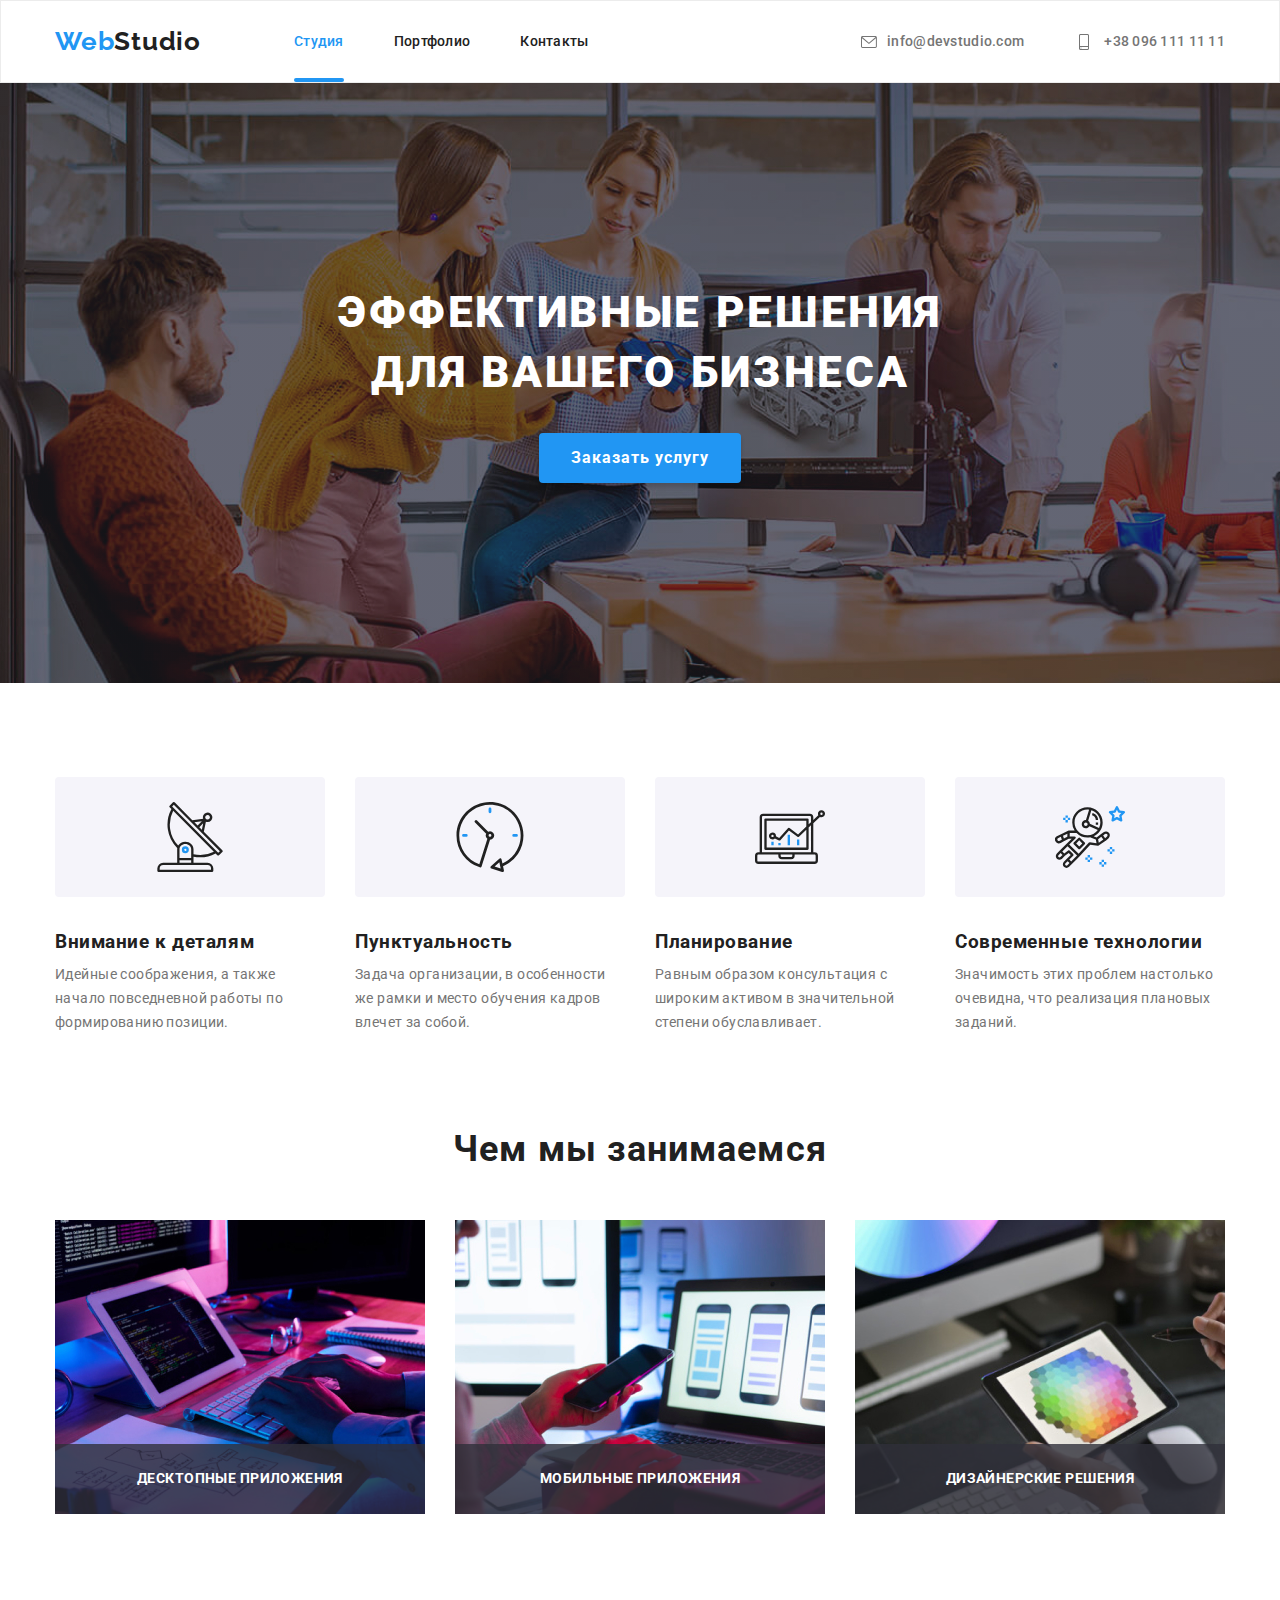
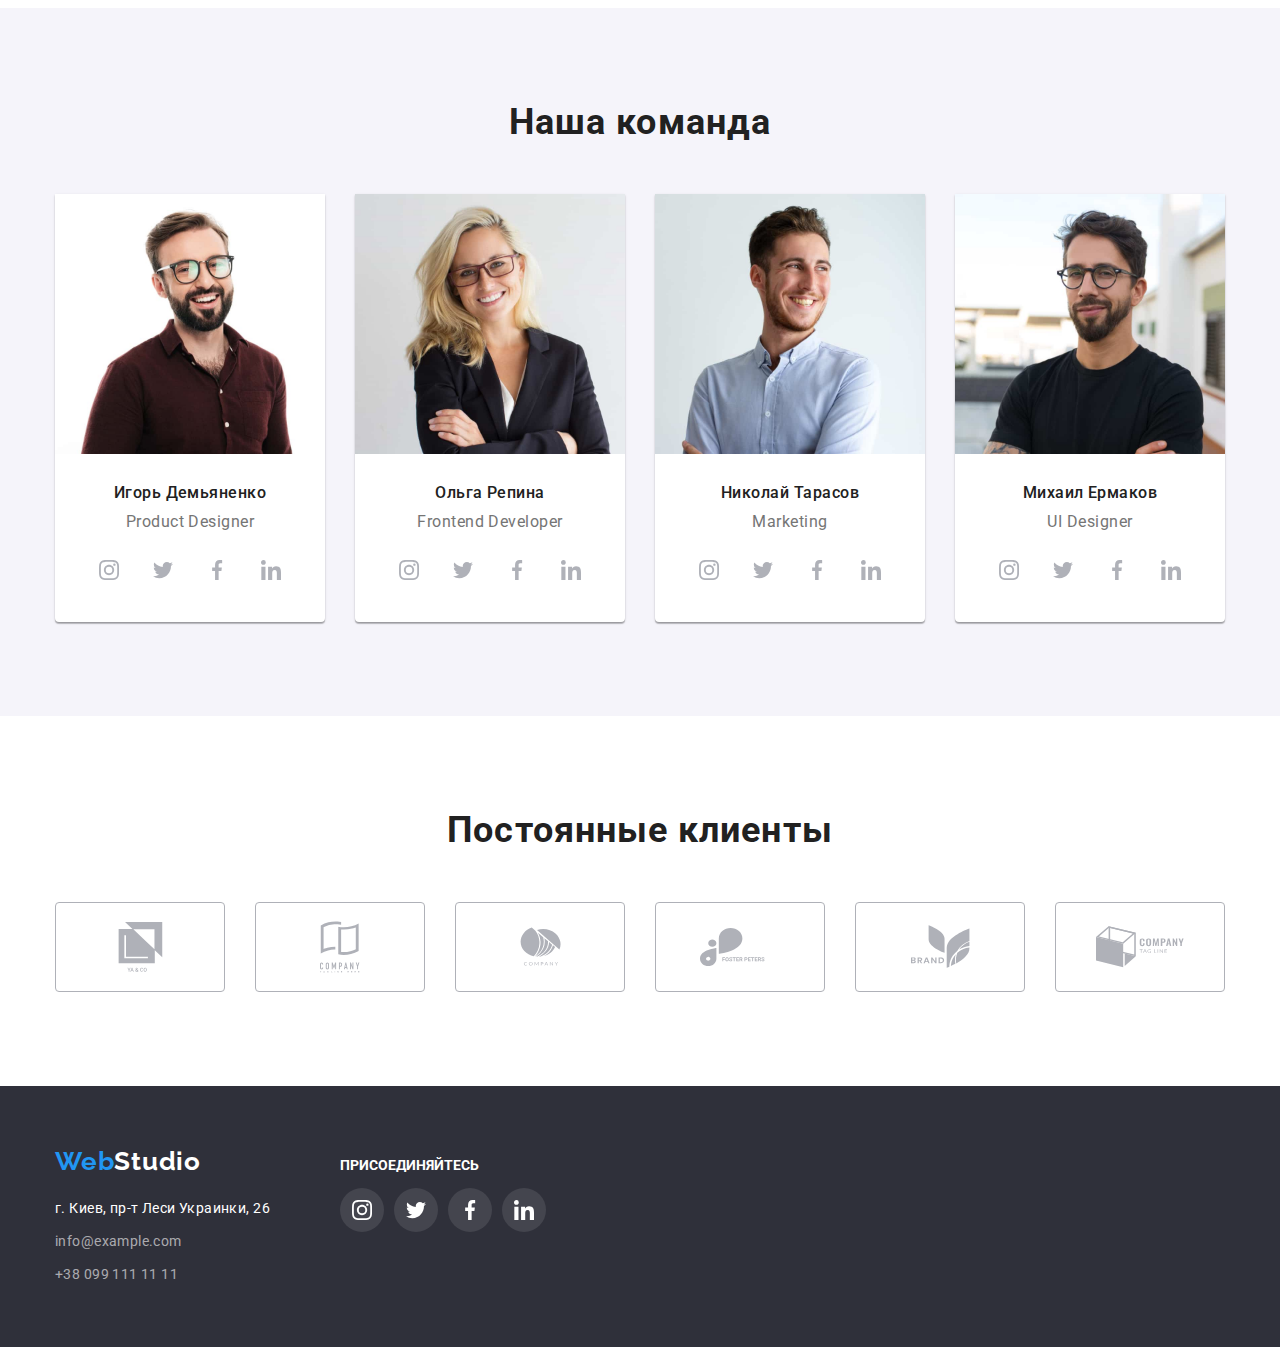
<file: index.html>
<!DOCTYPE html>
<html lang="ru">

<head>
    <meta charset="UTF-8">
    <meta http-equiv="X-UA-Compatible" content="IE=edge">
    <meta name="viewport" content="width=device-width, initial-scale=1.0">
    <title>Студия</title>
    <link rel="preconnect" href="https://fonts.gstatic.com">
    <link href="https://fonts.googleapis.com/css2?family=Raleway:wght@700&family=Roboto:wght@400;500;700;900&display=swap"
        rel="stylesheet">
    <link rel="stylesheet" href="https://cdnjs.cloudflare.com/ajax/libs/modern-normalize/1.0.0/modern-normalize.min.css">
    <link rel="stylesheet" href="./css/styles.css">
</head>

<body>
    <!-- header -->
    <header>
        <div class="container nav-flex">
        <nav  class="nav-flex">
            <a href="./index.html" lang=en class="logo-dark"><span class="accent-logo">Web</span>Studio</a>
            <ul class="navigation-links list">
                <li class="nav-item"><a class="link current" href="./index.html">Студия</a></li>
                <li class="nav-item"><a class="link" href="./portfolio.html">Портфолио</a></li>
                <li class="nav-item"><a class="link" href="">Контакты</a></li>
            </ul>
        </nav>
        <ul class="adress-links list">
            <li class="item">
                <a class="link" href="mailto:info@devstudio.com"> 
                
                    <svg class="adress-link-icon" width="16px" height="12px">
                        <use href="./images/sprite.svg#icon-envelope"></use>
                    </svg>info@devstudio.com
        
                </a> 
                </li>
            <li class="item">
                <a class="link" href="tel:+380961111111">
                <svg class="adress-link-icon" width="20px" height="16px" >
                    <use href="./images/sprite.svg#icon-smartphone"></use>
                </svg>+38 096 111 11 11
            </a> 
            </li>
        </ul>
        </div>
    </header>
    <!-- main -->
    <main>
        <!-- promo -->
        <section class="promo-section">
          <h1 class="promo-text">Эффективные решения для вашего бизнеса</h1>
          <button type="button" class="button-main" data-modal-open>Заказать услугу</button>
        </section>
        <section class="highlights">
            <div class="container">
        <h2 class="visually-hidden">Особенности</h2>
        <ul class="list">
            <li class="highlights-list">
                    <svg class="h-icons-class">
                        <use href="./images/sprite.svg#icon-antenna" x="100" y="25" width="70" height="70"></use>
                    </svg>
                <h3 class="highlights-main">Внимание к деталям</h3>
                <p class="highlights-secondary">Идейные соображения, а также начало повседневной работы по формированию позиции.</p>
            </li>
            <li class="highlights-list">
                <svg class="h-icons-class">
                    <use href="./images/sprite.svg#icon-clock" x="100" y="25" width="70" height="70"></use>
                </svg>
                <h3 class="highlights-main">Пунктуальность</h3>
                <p class="highlights-secondary">Задача организации, в особенности же рамки и место обучения кадров влечет за собой.</p>
            </li>
            <li class="highlights-list">
                <svg class="h-icons-class">
                    <use href="./images/sprite.svg#icon-diagram" x="100" y="25" width="70" height="70"></use>
                </svg>
                <h3 class="highlights-main">Планирование</h3>
                <p class="highlights-secondary">Равным образом консультация с широким активом в значительной степени обуславливает.</p>
            </li>
            <li class="highlights-list">
                <svg class="h-icons-class">
                    <use href="./images/sprite.svg#icon-astronaut" x="100" y="25" width="70" height="70"></use>
                </svg>
                <h3 class="highlights-main">Современные технологии</h3>
                <p class="highlights-secondary">Значимость этих проблем настолько очевидна, что реализация плановых заданий.</p>
            </li>
        </ul></div>
        </section>
        <!-- projects-->
        <section class="projects-section">
            <div class="container">
            <h2 class="projects">Чем мы занимаемся</h2>
            <ul class="projects-list list">
                <li class="projects-cards">
                  <img src="./images/projects/img1.jpg" alt="написание кода с использованием планшета" width="370">
                  <div class="project-cards-text-container">
                      <p class="project-cards-text">Десктопные приложения</p></div>
                </li>
                <li class="projects-cards">
                  <img src="./images/projects/img2.jpg" alt="верстка для мобильных устройств" width="370">
                <div class="project-cards-text-container">
                  <p class="project-cards-text">Мобильные приложения</p></div>
                </li>
                <li class="projects-cards">
                  <img src="./images/projects/img3.jpg" alt="выбор цвета из палитры на планшете" width="370">
                <div class="project-cards-text-container">
                  <p class="project-cards-text">Дизайнерские решения</p></div>
                </li>
            </ul>
            </div>
        </section>
        <!-- team -->
        <section class="team-section">
            <div class="container">
            
            <h2 class="team">Наша команда</h2>
            
            <ul class="team-cards list">
                <li class="team-card">
                    <img src="./images/team/ihor.jpg" alt="Портрет Игоря Демьяненко" width=270>
                    <div class="team-card-text">
                        <h3 class="team-main-text">Игорь Демьяненко</h3>
                        <p lang=en class="team-secondary-text">Product Designer</p>
                        <ul class="list team-soc-card">
                            <li class="team-soc-item">
                               <a class="link soc-link" href="" target="_blank" rel="noopener noreferrer" aria-label="Ссылка на Инстаграм">
                                 <svg class="soc-link-icon">
                                 <use href="./images/sprite.svg#icon-instagram"></use>
                                 </svg>
                                </a>
                            </li>
                            <li class="team-soc-item">
                                <a class="link soc-link" href="" target="_blank" rel="noopener noreferrer" aria-label="Ссылка на Инстаграм">
                                  <svg class="soc-link-icon">
                                    <use href="./images/sprite.svg#icon-twitter"></use>
                                    </svg>
                                 </a>
                            </li>
                            <li class="team-soc-item">
                                <a class="link soc-link" href="" target="_blank" rel="noopener noreferrer" aria-label="Ссылка на Инстаграм">
                                  <svg class="soc-link-icon">
                                    <use href="./images/sprite.svg#icon-facebook"></use>
                                    </svg>
                                 </a>
                            </li>
                            <li class="team-soc-item">
                                <a class="link soc-link" href="" target="_blank" rel="noopener noreferrer" aria-label="Ссылка на Инстаграм">
                                  <svg class="soc-link-icon">
                                    <use href="./images/sprite.svg#icon-linkedin"></use>
                                    </svg>
                                 </a>
                            </li>
                        </ul>
                    </div>
                </li>
                <li class="team-card">
                    <img src="./images/team/olha.jpg" alt="Портрет Ольги Репиной" width=270>
                    <div class="team-card-text">
                        <h3 class="team-main-text">Ольга Репина</h3>
                        <p lang=en class="team-secondary-text">Frontend Developer</p>
                             <ul class="list team-soc-card">
                                 <li class="team-soc-item">
                                     <a class="link soc-link" href="" target="_blank" rel="noopener noreferrer" aria-label="Ссылка на Инстаграм">
                                         <svg class="soc-link-icon">
                                             <use href="./images/sprite.svg#icon-instagram"></use>
                                         </svg>
                                     </a>
                                 </li>
                                 <li class="team-soc-item">
                                     <a class="link soc-link" href="" target="_blank" rel="noopener noreferrer" aria-label="Ссылка на Инстаграм">
                                         <svg class="soc-link-icon">
                                             <use href="./images/sprite.svg#icon-twitter"></use>
                                         </svg>
                                     </a>
                                 </li>
                                 <li class="team-soc-item">
                                     <a class="link soc-link" href="" target="_blank" rel="noopener noreferrer" aria-label="Ссылка на Инстаграм">
                                         <svg class="soc-link-icon">
                                             <use href="./images/sprite.svg#icon-facebook"></use>
                                         </svg>
                                     </a>
                                 </li>
                                 <li class="team-soc-item">
                                     <a class="link soc-link" href="" target="_blank" rel="noopener noreferrer" aria-label="Ссылка на Инстаграм">
                                         <svg class="soc-link-icon">
                                             <use href="./images/sprite.svg#icon-linkedin"></use>
                                         </svg>
                                     </a>
                                 </li>
                             </ul>
                        </div>                  
                </li>
                <li class="team-card">
                    <img src="./images/team/nikolaj.jpg" alt="Портрет Николая Тарасова" width=270>
                    <div class="team-card-text">
                        <h3 class="team-main-text">Николай Тарасов</h3>
                        <p lang=en class="team-secondary-text">Marketing</p>
                            <ul class="list team-soc-card">
                                <li class="team-soc-item">
                                    <a class="link soc-link" href="" target="_blank" rel="noopener noreferrer" aria-label="Ссылка на Инстаграм">
                                        <svg class="soc-link-icon">
                                            <use href="./images/sprite.svg#icon-instagram"></use>
                                        </svg>
                                    </a>
                                </li>
                                <li class="team-soc-item">
                                    <a class="link soc-link" href="" target="_blank" rel="noopener noreferrer" aria-label="Ссылка на Инстаграм">
                                        <svg class="soc-link-icon">
                                            <use href="./images/sprite.svg#icon-twitter"></use>
                                        </svg>
                                    </a>
                                </li>
                                <li class="team-soc-item">
                                    <a class="link soc-link" href="" target="_blank" rel="noopener noreferrer" aria-label="Ссылка на Инстаграм">
                                        <svg class="soc-link-icon">
                                            <use href="./images/sprite.svg#icon-facebook"></use>
                                        </svg>
                                    </a>
                                </li>
                                <li class="team-soc-item">
                                    <a class="link soc-link" href="" target="_blank" rel="noopener noreferrer" aria-label="Ссылка на Инстаграм">
                                        <svg class="soc-link-icon">
                                            <use href="./images/sprite.svg#icon-linkedin"></use>
                                        </svg>
                                    </a>
                                </li>
                            </ul>
                    </div>                
                </li>
                <li class="team-card">
                    <img src="./images/team/mihail.jpg" alt="Портрет Михаила Ермакова" width=270>
                   <div class="team-card-text">
                       <h3 class="team-main-text">Михаил Ермаков</h3>
                       <p lang=en class="team-secondary-text">UI Designer</p>
                            <ul class="list team-soc-card">
                                <li class="team-soc-item">
                                    <a class="link soc-link" href="" target="_blank" rel="noopener noreferrer" aria-label="Ссылка на Инстаграм">
                                        <svg class="soc-link-icon">
                                            <use href="./images/sprite.svg#icon-instagram"></use>
                                        </svg>
                                    </a>
                                </li>
                                <li class="team-soc-item">
                                    <a class="link soc-link" href="" target="_blank" rel="noopener noreferrer" aria-label="Ссылка на Инстаграм">
                                        <svg class="soc-link-icon">
                                            <use href="./images/sprite.svg#icon-twitter"></use>
                                        </svg>
                                    </a>
                                </li>
                                <li class="team-soc-item">
                                    <a class="link soc-link" href="" target="_blank" rel="noopener noreferrer" aria-label="Ссылка на Инстаграм">
                                        <svg class="soc-link-icon">
                                            <use href="./images/sprite.svg#icon-facebook"></use>
                                        </svg>
                                    </a>
                                </li>
                               <li class="team-soc-item">
                                    <a class="link soc-link" href="" target="_blank" rel="noopener noreferrer" aria-label="Ссылка на Инстаграм">
                                        <svg class="soc-link-icon">
                                            <use href="./images/sprite.svg#icon-linkedin"></use>
                                        </svg>
                                    </a>
                                </li>
                            </ul>
                    </div>
                </li>
            </ul>
            </div>
        </section>
        <section class="client-section">
            <div class="container">
            <h2 class="clients">Постоянные клиенты</h2>
            <ul class="list client-list">

                <li class="client-link-list">
                    <a class="client-link" href="">
                    <svg class="client-icon" width="45px" height="50px">
                        <use href="./images/sprite.svg#icon-client1"></use>
                    </svg></a>

                </li>
                <li class="client-link-list">
                    <a class="client-link" href="">
                    <svg class="client-icon" width="40px" height="52px">
                        <use href="./images/sprite.svg#icon-client2"></use>
                    </svg></a>

                </li>
                <li class="client-link-list">
                    <a class="client-link" href="">
                    <svg class="client-icon" width="41px" height="42.5px">
                        <use href="./images/sprite.svg#icon-client3"></use>
                    </svg></a>
                
                </li>
                <li class="client-link-list">
                    <a class="client-link" href="">
                    <svg class="client-icon" width="80px" height="42px">
                        <use href="./images/sprite.svg#icon-client4"></use>
                    </svg></a>

                </li>
                <li class="client-link-list">
                    <a class="client-link" href="">
                    <svg class="client-icon" width="59px" height="47px">
                        <use href="./images/sprite.svg#icon-client5"></use>
                    </svg></a>

                </li>
                <li class="client-link-list">
                    <a class="client-link" href="">
                    <svg class="client-icon" width="88px" height="45px">
                        <use href="./images/sprite.svg#icon-client6"></use>
                    </svg></a>

                </li>
            </ul>


        </div></section>
    </main>
    <!-- footer -->
    <footer>
        <div class="container footer-flex">
        <div>
            
        <a href="./index.html" lang=en class="logo-light"><span class="accent-logo">Web</span>Studio</a>
        <address>
            <ul class="list">
                <li class="footer-list"><a class="footer-adress-link" href="https://goo.gl/maps/DHRGLdLPz4CvpjzV8" target="_blank" rel="noopener noreferrer">г. Киев, пр-т Леси Украинки, 26</a></li>
                <li class="footer-list"><a class="footer-mail-link" href="mailto:info@example.com">info@example.com</a></li>
                <li class="footer-list"><a class="footer-number-link" href="tel:+380991111111">+38 099 111 11 11</a> </li>
            </ul>
        </address></div>
        
        <div class="join">
            <h3 class="join-main">присоединяйтесь</h3>
                 <ul class="list footer-soc-card">
                     <li class="team-soc-item">
                         <a class="link soc-link" href="" target="_blank" rel="noopener noreferrer" aria-label="Ссылка на Инстаграм">
                             <svg class="footer-link-icon">
                                 <use href="./images/sprite.svg#icon-instagram"></use>
                             </svg>
                         </a>
                     </li>
                     <li class="team-soc-item">
                         <a class="link soc-link" href="" target="_blank" rel="noopener noreferrer" aria-label="Ссылка на Инстаграм">
                             <svg class="footer-link-icon">
                                 <use href="./images/sprite.svg#icon-twitter"></use>
                             </svg>
                         </a>
                     </li>
                     <li class="team-soc-item">
                         <a class="link soc-link" href="" target="_blank" rel="noopener noreferrer" aria-label="Ссылка на Инстаграм">
                             <svg class="footer-link-icon">
                                 <use href="./images/sprite.svg#icon-facebook"></use>
                             </svg>
                         </a>
                     </li>
                     <li class="team-soc-item">
                         <a class="link soc-link" href="" target="_blank" rel="noopener noreferrer" aria-label="Ссылка на Инстаграм">
                             <svg class="footer-link-icon">
                                 <use href="./images/sprite.svg#icon-linkedin"></use>
                             </svg>
                         </a>
                     </li>
                 </ul>

        </div></div>
    </footer>
     <div class="backdrop is-hidden" data-modal>
         <div class="modal">
             <button class="modal-button" data-modal-close><svg class="modal-svg" width="30px" height="30px" ><use href="./images/sprite.svg#icon-close"></use></svg></button>
         </div>
     </div>
    <script src="./js/modal.js"></script>
</body>

</html>
</file>
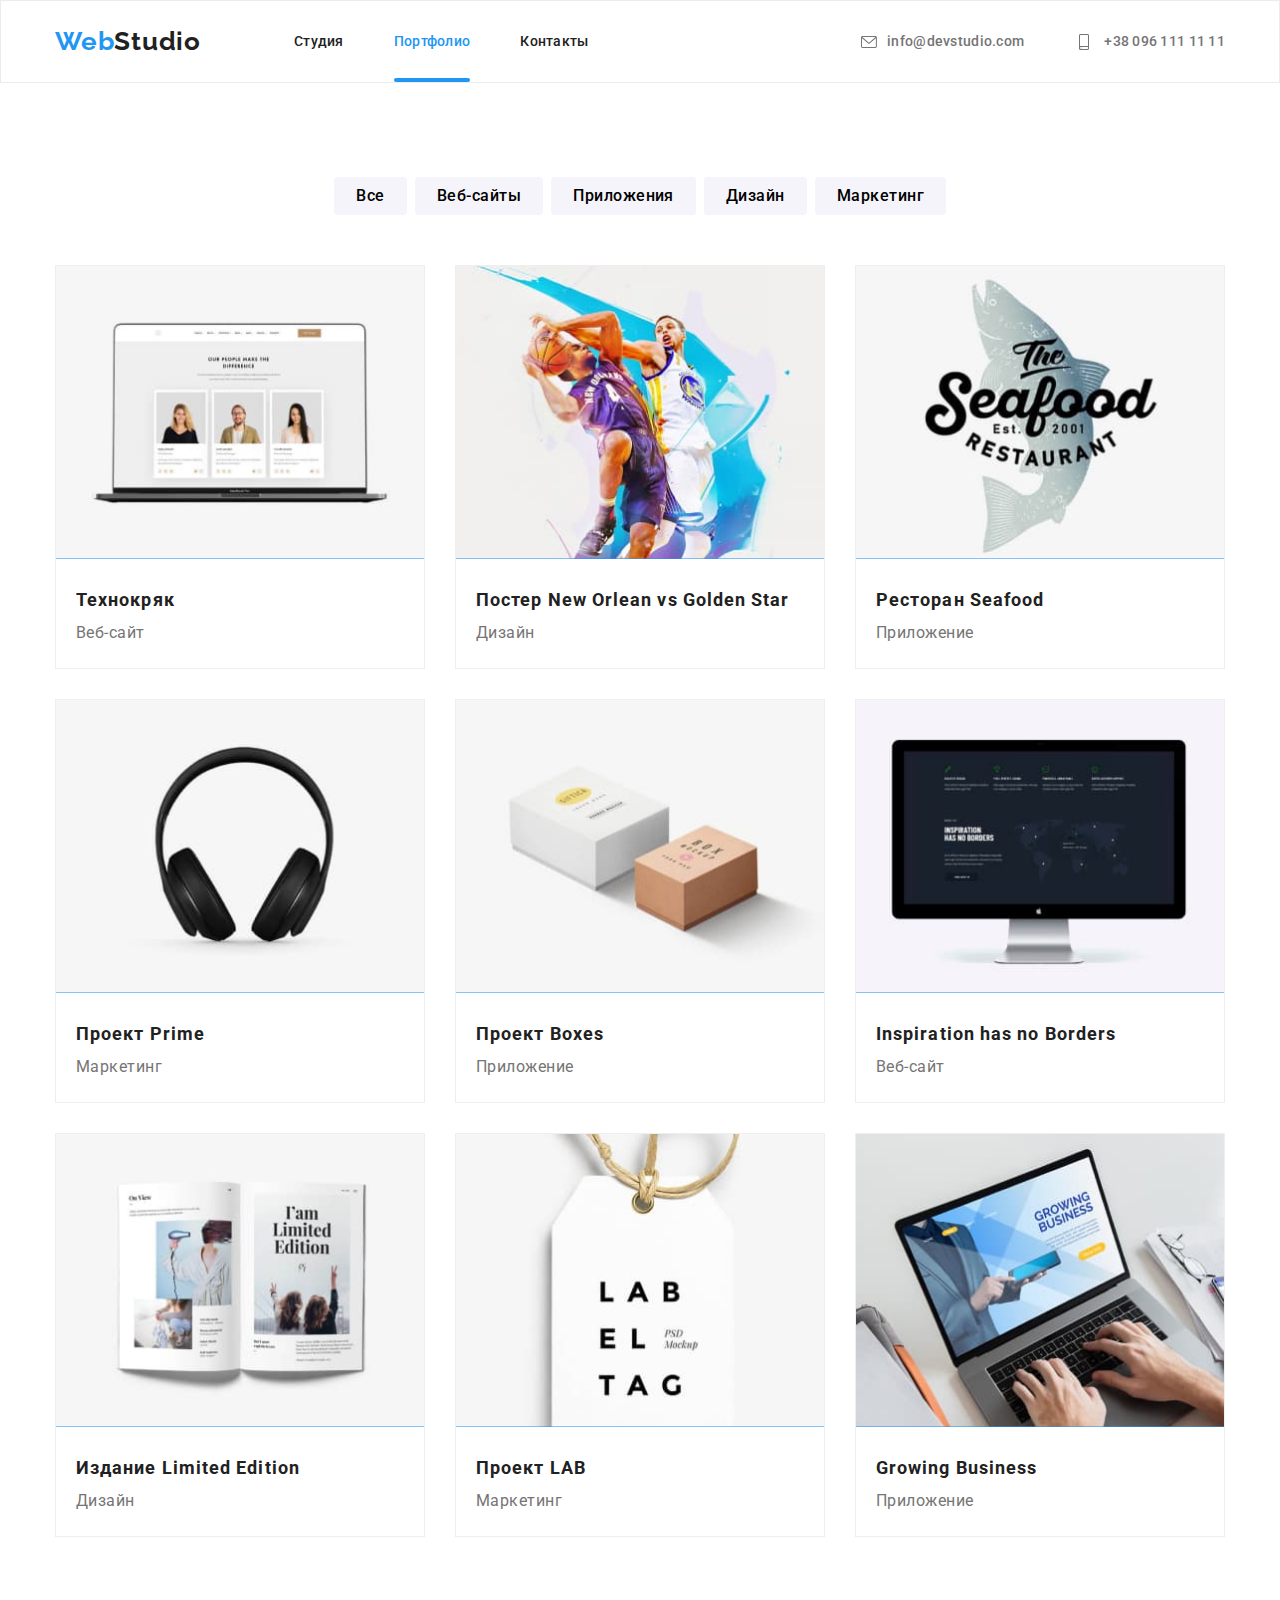
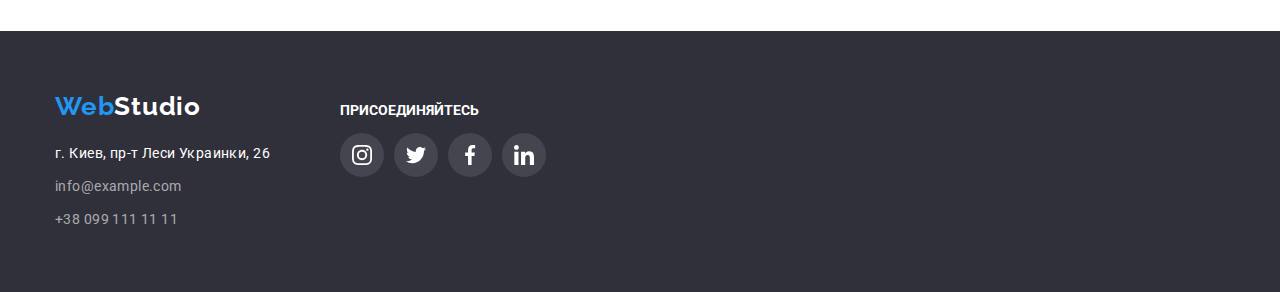
<file: portfolio.html>
<!DOCTYPE html>
<html lang="ru">

<head>
    <meta charset="UTF-8">
    <meta http-equiv="X-UA-Compatible" content="IE=edge">
    <meta name="viewport" content="width=device-width, initial-scale=1.0">
    <title>Студия</title>
    <link rel="preconnect" href="https://fonts.gstatic.com">
    <link
        href="https://fonts.googleapis.com/css2?family=Raleway:wght@700&family=Roboto:wght@400;500;700;900&display=swap"
        rel="stylesheet">
    <link rel="stylesheet" href="https://cdnjs.cloudflare.com/ajax/libs/modern-normalize/1.0.0/modern-normalize.min.css">
    <link rel="stylesheet" href="./css/styles.css">
</head>
<body>
    <!-- header -->
    <header>
        <div class="container nav-flex">
            <nav class="nav-flex">
                <a href="./index.html" lang=en class="logo-dark"><span class="accent-logo">Web</span>Studio</a>
                <ul class="navigation-links list">
                    <li class="nav-item"><a class="link" href="./index.html">Студия</a></li>
                    <li class="nav-item"><a class="link current" href="./portfolio.html">Портфолио</a></li>
                    <li class="nav-item"><a class="link" href="">Контакты</a></li>
                </ul>
            </nav>
            <ul class="adress-links list">
                <li class="item">
                    <a class="link" href="mailto:info@devstudio.com">
    
                        <svg class="adress-link-icon" width="16px" height="12px">
                            <use href="./images/sprite.svg#icon-envelope"></use>
                        </svg>info@devstudio.com
    
                    </a>
                </li>
                <li class="item">
                    <a class="link" href="tel:+380961111111">
                        <svg class="adress-link-icon" width="20px" height="16px">
                            <use href="./images/sprite.svg#icon-smartphone"></use>
                        </svg>+38 096 111 11 11
                    </a>
                </li>
            </ul>
        </div>
    </header>
<!-- main -->
<main>
    
<section class="portfolio-section">
    <div class="container">
        <!-- project buttons -->
        
    <h1 class="visually-hidden">Наши проекты</h1>
    
    <ul class="portfolio-bottons list">
        <li class="portfolio-botton"><button type="button" class="button-secondary">Все</button></li>
        <li class="portfolio-botton"><button type="button" class="button-secondary">Веб-сайты</button></li>
        <li class="portfolio-botton"><button type="button" class="button-secondary">Приложения</button></li>
        <li class="portfolio-botton"><button type="button" class="button-secondary">Дизайн</button></li>
        <li class="portfolio-botton"><button type="button" class="button-secondary">Маркетинг</button></li>
    </ul>
    
    <!-- project cards -->
    <ul class="portfolio-cards list">
        <li class="portfolio-card">
            <a class="portfolio-card-link" href="">
                
                <div class="container-portfolio">
            <img src="./images/portfolio/img1.jpg" alt="пример веб-страницы" width=370>
            <div class="overlay-portfolio">
                <p class="overlay-portfolio-text">
                    Технокряк это современная площадка распространения коронавируса. Компании используют эту платформу для цифрового
                    шпионажа и атак на защищённые сервера конкурентов.
                </p>
            </div></div>
            <div class="portfolio-text-container">
            <h2 class="portfolio-text-main">Технокряк</h2>
            <p class="portfolio-text-secondary">Веб-сайт</p>
            </div></a>
        </li>
        <li class="portfolio-card">
            <a class="portfolio-card-link" href="">

                <div class="container-portfolio">
            <img src="./images/portfolio/img2.jpg" alt="постер игра в баскетбол" width=370>
            <div class="overlay-portfolio">
                <p class="overlay-portfolio-text">
                    Технокряк это современная площадка распространения коронавируса. Компании используют эту платформу для цифрового
                    шпионажа и атак на защищённые сервера конкурентов.
                </p>
            </div>
            </div>
            <div class="portfolio-text-container">
            <h2 class="portfolio-text-main">Постер <span lang="en">New Orlean vs Golden Star</span></h2>
            <p class="portfolio-text-secondary">Дизайн</p>
            </div></a>
        </li>
        <li class="portfolio-card">
            <a class="portfolio-card-link" href="">
                
                <div class="container-portfolio">
            <img src="./images/portfolio/img3.jpg" alt="эмблема ресторана" width=370>
            <div class="overlay-portfolio">
                <p class="overlay-portfolio-text">
                    Технокряк это современная площадка распространения коронавируса. Компании используют эту платформу для цифрового
                    шпионажа и атак на защищённые сервера конкурентов.
                </p>
            </div>
            </div>
            <div class="portfolio-text-container">
            <h2 class="portfolio-text-main">Ресторан <span lang="en">Seafood</span></h2>
            <p class="portfolio-text-secondary">Приложение</p>
            </div></a>
        </li>
        <li class="portfolio-card">
            <a class="portfolio-card-link" href="">
                
                <div class="container-portfolio">
            <img src="./images/portfolio/img4.jpg" alt="наушники" width=370>
            <div class="overlay-portfolio">
                <p class="overlay-portfolio-text">
                    Технокряк это современная площадка распространения коронавируса. Компании используют эту платформу для цифрового
                    шпионажа и атак на защищённые сервера конкурентов.
                </p>
            </div>
            </div>
            <div class="portfolio-text-container">
            <h2 class="portfolio-text-main">Проект <span lang="en">Prime</span></h2>
            <p class="portfolio-text-secondary">Маркетинг</p>
            </div></a>
        </li>
        <li class="portfolio-card">
            <a class="portfolio-card-link" href="">
                
                <div class="container-portfolio">
            <img src="./images/portfolio/img5.jpg" alt="пример приложения" width=370>
            <div class="overlay-portfolio">
                <p class="overlay-portfolio-text">
                    Технокряк это современная площадка распространения коронавируса. Компании используют эту платформу для цифрового
                    шпионажа и атак на защищённые сервера конкурентов.
                </p>
            </div>
            </div>
            <div class="portfolio-text-container">
            <h2 class="portfolio-text-main">Проект <span lang="en">Boxes</span></h2>
            <p class="portfolio-text-secondary">Приложение</p>
            </div></a>
        </li>
        <li class="portfolio-card">
            <a class="portfolio-card-link" href="">
                
                <div class="container-portfolio">
            <img src="./images/portfolio/img6.jpg" alt="пример веб-сайта" width=370>
            <div class="overlay-portfolio">
                <p class="overlay-portfolio-text">
                    Технокряк это современная площадка распространения коронавируса. Компании используют эту платформу для цифрового
                    шпионажа и атак на защищённые сервера конкурентов.
                </p>
            </div>
            </div>
            <div class="portfolio-text-container">
            <h2 class="portfolio-text-main" lang="en">Inspiration has no Borders</h2>
            <p class="portfolio-text-secondary">Веб-сайт</p>
            </div></a>
        </li>
        <li class="portfolio-card">
            <a class="portfolio-card-link" href="">
                
                <div class="container-portfolio">
            <img src="./images/portfolio/img7.jpg" alt="дизайн в книге" width=370>
            <div class="overlay-portfolio">
                <p class="overlay-portfolio-text">
                    Технокряк это современная площадка распространения коронавируса. Компании используют эту платформу для цифрового
                    шпионажа и атак на защищённые сервера конкурентов.
                </p>
            </div>
            </div>
            <div class="portfolio-text-container">
            <h2 class="portfolio-text-main">Издание <span lang="en">Limited Edition</span></h2>
            <p class="portfolio-text-secondary">Дизайн</p>
            </div></a>
        </li>
        <li class="portfolio-card">
            <a class="portfolio-card-link" href="">
                
                <div class="container-portfolio">
            <img src="./images/portfolio/img8.jpg" alt="этикетка с названием проекта" width=370>
            <div class="overlay-portfolio">
                <p class="overlay-portfolio-text">
                    Технокряк это современная площадка распространения коронавируса. Компании используют эту платформу для цифрового
                    шпионажа и атак на защищённые сервера конкурентов.
                </p>
            </div>
            </div>
            <div class="portfolio-text-container">
            <h2 class="portfolio-text-main">Проект <span lang="en">LAB</span></h2>
            <p class="portfolio-text-secondary">Маркетинг</p>
            </div></a>
        </li>
        <li class="portfolio-card">
            <a class="portfolio-card-link" href="">
                
                <div class="container-portfolio">
            <img src="./images/portfolio/img9.jpg" alt="приложение на экране ноутбука" width=370>
            <div class="overlay-portfolio">
                <p class="overlay-portfolio-text">
                    Технокряк это современная площадка распространения коронавируса. Компании используют эту платформу для цифрового
                    шпионажа и атак на защищённые сервера конкурентов.
                </p>
            </div>
            </div>
            <div class="portfolio-text-container">
            <h2 class="portfolio-text-main" lang="en">Growing Business</h2>
            <p class="portfolio-text-secondary">Приложение</p>
            </div></a>
        </li>
    </ul></div></section>
</main>
    <!-- footer -->
    <footer>
        <div class="container footer-flex">
            <div>
    
                <a href="./index.html" lang=en class="logo-light"><span class="accent-logo">Web</span>Studio</a>
                <address>
                    <ul class="list">
                        <li class="footer-list"><a class="footer-adress-link" href="https://goo.gl/maps/DHRGLdLPz4CvpjzV8"
                                target="_blank" rel="noopener noreferrer">г. Киев, пр-т Леси Украинки, 26</a></li>
                        <li class="footer-list"><a class="footer-mail-link"
                                href="mailto:info@example.com">info@example.com</a></li>
                        <li class="footer-list"><a class="footer-number-link" href="tel:+380991111111">+38 099 111 11 11</a>
                        </li>
                    </ul>
                </address>
            </div>
    
            <div class="join">
                <h3 class="join-main">присоединяйтесь</h3>
                <ul class="list footer-soc-card">
                    <li class="team-soc-item">
                        <a class="link soc-link" href="" target="_blank" rel="noopener noreferrer"
                            aria-label="Ссылка на Инстаграм">
                            <svg class="footer-link-icon">
                                <use href="./images/sprite.svg#icon-instagram"></use>
                            </svg>
                        </a>
                    </li>
                    <li class="team-soc-item">
                        <a class="link soc-link" href="" target="_blank" rel="noopener noreferrer"
                            aria-label="Ссылка на Инстаграм">
                            <svg class="footer-link-icon">
                                <use href="./images/sprite.svg#icon-twitter"></use>
                            </svg>
                        </a>
                    </li>
                    <li class="team-soc-item">
                        <a class="link soc-link" href="" target="_blank" rel="noopener noreferrer"
                            aria-label="Ссылка на Инстаграм">
                            <svg class="footer-link-icon">
                                <use href="./images/sprite.svg#icon-facebook"></use>
                            </svg>
                        </a>
                    </li>
                    <li class="team-soc-item">
                        <a class="link soc-link" href="" target="_blank" rel="noopener noreferrer"
                            aria-label="Ссылка на Инстаграм">
                            <svg class="footer-link-icon">
                                <use href="./images/sprite.svg#icon-linkedin"></use>
                            </svg>
                        </a>
                    </li>
                </ul>
    
            </div>
        </div>
    </footer>

</body>
</file>
<file: css/styles.css>
:root {
  --primary-text-color: rgba(33, 33, 33, 1);
  --secondary-text-color: rgba(117, 117, 117, 1);
  --light-text-color: rgba(255, 255, 255, 1);
  --accent-color: rgba(33, 150, 243, 1);
  --background-primary: rgba(255, 255, 255, 1);
  --background-secondary: rgba(245, 244, 250, 1);
  --background-dark: rgba(47, 48, 58, 1);
  --primary-icon-color: rgba(175, 177, 184, 1);
  --dark-icon-background: rgba(255, 255, 255, 0.1);
}
body {
  background-color: var(--background-primary);
  color: var(--primary-text-color);
  font-family: "Roboto", "Raleway", sans-serif;
}

html {
  box-sizing: border-box;
}

*,
*::before,
*::after {
  box-sizing: inherit;
}
/* header */

.list {
  list-style: none;
  padding: 0;
  margin: 0;
}

.container {
  box-sizing: border-box;
  width: 1200px;
  padding-left: 15px;
  padding-right: 15px;
  margin-left: auto;
  margin-right: auto;
}
img {
  display: block;
  max-width: 100%;
  height: auto;
}
header {
  border: 1px solid #ececec;
  align-items: center;
}
.nav-flex {
  display: flex;
  align-items: center;
}
.logo-dark {
  font-family: "Raleway";
  font-weight: 700;
  font-size: 26px;
  line-height: 1.2;
  letter-spacing: 0.03em;

  color: var(--primary-text-color);
  text-decoration: none;

  padding-bottom: 25px;
  padding-top: 25px;
}
.logo-light {
  display: block;
  margin-bottom: 20px;

  font-family: "Raleway";
  font-weight: 700;
  font-size: 26px;
  line-height: 1.2;
  letter-spacing: 0.03em;

  color: var(--light-text-color);
  text-decoration: none;
}
.accent-logo {
  font-family: "Raleway";
  font-weight: 700;
  font-size: 26px;
  line-height: 1.2;
  letter-spacing: 0.03em;

  color: var(--accent-color);
  text-decoration: none;
}
.navigation-links {
  display: flex;
  margin-left: 93px;
}
.link.current {
  position: relative;
  padding-bottom: 32px;
}
.link.current::after {
  position: absolute;
  content: "";
  display: block;
  bottom: -1px;
  width: 100%;
  height: 4px;
  border-radius: 2px;
  background-color: var(--accent-color);
}
.navigation-links .nav-item {
  margin-right: 50px;
}
.navigation-links .nav-item:last-child {
  margin: 0;
}
.navigation-links .link {
  font-weight: 500;
  font-size: 14px;
  line-height: 1.14;
  letter-spacing: 0.02em;

  color: var(--primary-text-color);
  text-decoration: none;
  cursor: pointer;

  transition-property: color;
  transition-duration: 250ms;
  transition-timing-function: cubic-bezier(0.4, 0, 0.2, 1);
}
.navigation-links .link:hover,
.navigation-links .link:focus {
  color: var(--accent-color);
}
.navigation-links .link.current {
  color: var(--accent-color);
}

.adress-link-icon {
  display: inline-flex;
  margin-right: 10px;
  align-items: center;

  fill: var(--secondary-text-color);

  transition-property: fill;
  transition-duration: 250ms;
  transition-timing-function: cubic-bezier(0.4, 0, 0.2, 1);
}
.adress-link-icon:hover {
  fill: currentColor;
}

.link:hover .adress-link-icon,
.link:focus .adress-link-icon {
  fill: currentColor;
}
.adress-links .link {
  display: flex;
  align-items: center;

  font-weight: 500;
  font-size: 14px;
  line-height: 1.14;
  letter-spacing: 0.02em;

  color: var(--secondary-text-color);
  text-decoration: none;
  cursor: pointer;

  transition-property: color;
  transition-duration: 250ms;
  transition-timing-function: cubic-bezier(0.4, 0, 0.2, 1);
}
.adress-links .link:hover,
.adress-links .link:focus {
  color: var(--accent-color);
}
.adress-links {
  display: flex;
  margin-left: auto;
  align-items: center;
}
.adress-links .item + .item {
  margin-left: 50px;
}

/* promo */
.promo-section {
  padding-top: 200px;
  padding-bottom: 200px;

  margin-right: auto;
  margin-left: auto;

  max-width: 1600px;
  height: 600px;

  background-color: var(--background-dark);
  background-image: linear-gradient(
      rgba(47, 48, 58, 0.4),
      rgba(47, 48, 58, 0.4)
    ),
    url(../images/hero.jpg);
}

.promo-text {
  width: 696px;
  margin: 0 auto;
  margin-bottom: 30px;
  font-weight: 900;
  font-size: 44px;
  line-height: 1.36;
  text-align: center;
  letter-spacing: 0.06em;
  text-transform: uppercase;

  color: var(--light-text-color);
}
.button-main {
  display: block;
  padding: 10px 32px;
  min-width: 200;
  margin-left: auto;
  margin-right: auto;

  font-family: inherit;
  font-weight: 700;
  font-size: 16px;
  line-height: 1.87;
  letter-spacing: 0.06em;

  background-color: var(--accent-color);
  color: var(--light-text-color);

  box-shadow: 0px 4px 4px rgba(0, 0, 0, 0.15);
  border-radius: 4px;

  cursor: pointer;
}

.backdrop {
  position: fixed;
  top: 0;
  left: 0;
  width: 100%;
  height: 100%;
  background-color: rgba(0, 0, 0, 0.1);

  opacity: 1;
  transition: opacity 250ms cubic-bezier(0.4, 0, 0.2, 1),
    visibility 250ms cubic-bezier(0.4, 0, 0.2, 1);
}
.backdrop.is-hidden {
  opacity: 0;
  pointer-events: none;
  visibility: hidden;
}
.backdrop.is-hidden .modal {
  transform: translate(-50%, -50%) scale(0.9);
}

.modal {
  position: absolute;
  top: 50%;
  left: 50%;
  transform: translate(-50%, -50%) scale(1);

  width: 528px;
  height: 581px;

  background-color: var(--light-text-color);

  transition: transform 250ms cubic-bezier(0.4, 0, 0.2, 1);
}
.modal-button {
  position: absolute;
  right: 8px;
  top: 8px;

  width: 30px;
  height: 30px;

  cursor: pointer;
  background: var(--light-text-color);
  border: 1px solid rgba(0, 0, 0, 0.1);
  border-radius: 50%;
}
.modal-svg {
  position: absolute;
  bottom: -1px;
  right: -1px;
}

.highlights {
  padding-top: 94px;
  padding-bottom: 94px;

  background-color: var(--background-primary);
}

.h-icons-class {
  width: 270px;
  height: 120px;
  margin-bottom: 30px;

  background-color: var(--background-secondary);
  border-radius: 4px;
}
.highlights .list {
  display: flex;
}
.highlights-list {
  width: 270px;
}
.highlights-list:not(:last-child) {
  margin-right: 30px;
}

.highlights-main {
  margin-bottom: 0;
  margin-top: 0;

  font-weight: 700;
  line-height: 1.14;
  letter-spacing: 0.03em;
}
.highlights-secondary {
  margin-top: 10px;
  margin-bottom: 0;

  font-size: 14px;
  line-height: 1.71;
  letter-spacing: 0.03em;

  color: var(--secondary-text-color);
}
/*projects*/
.projects-section {
  padding-bottom: 94px;
}

.projects {
  margin-top: 0;
  margin-bottom: 50px;
}
.projects-list {
  display: flex;
}
.projects-cards:not(:last-child) {
  margin-right: 30px;
}
.projects-cards {
  position: relative;
  width: 370px;
  height: 294px;
}

.project-cards-text-container {
  position: absolute;
  bottom: 0;
  display: flex;
  align-items: center;
  justify-content: center;

  width: 100%;
  height: 70px;

  background-color: rgba(47, 48, 58, 0.8);
}

.project-cards-text {
  margin: 0;

  font-weight: 700;
  font-size: 14px;
  line-height: 1.14;
  letter-spacing: 0.03em;
  text-transform: uppercase;

  color: var(--light-text-color);
}

.team-cards {
  display: flex;
}
.team {
  margin-top: 0;
  margin-bottom: 50px;
}
.projects,
.team {
  font-weight: 700;
  font-size: 36px;
  line-height: 1.16;
  text-align: center;
  letter-spacing: 0.03em;
}
/*team*/
.team-section {
  padding-top: 94px;
  padding-bottom: 94px;

  background-color: var(--background-secondary);
}
.team-card:not(:last-child) {
  margin-right: 30px;
}
.team-card {
  width: 270px;

  background-color: var(--background-primary);
  box-shadow: 0px 1px 3px rgba(0, 0, 0, 0.12), 0px 1px 1px rgba(0, 0, 0, 0.14),
    0px 2px 1px rgba(0, 0, 0, 0.2);
  border-radius: 0px 0px 4px 4px;
}
.team-card-text {
  padding: 30px 32px;
}
.team-main-text {
  margin-top: 0;
  margin-bottom: 10px;
  font-weight: 500;
  font-size: 16px;
  line-height: 1.18;
  text-align: center;
  letter-spacing: 0.03em;
}
.team-secondary-text {
  margin: 0;
  font-size: 16px;
  line-height: 1.18;
  text-align: center;
  letter-spacing: 0.03em;

  color: var(--secondary-text-color);
}
.team-soc-card {
  display: inline-flex;
  margin-top: 16px;
}
.team-soc-item:not(:last-child) {
  margin-right: 10px;
}
.soc-link {
  display: flex;
  justify-content: center;
  align-items: center;
  width: 44px;
  height: 44px;
  border-radius: 50%;

  transition-property: background-color;
  transition-duration: 250ms;
  transition-timing-function: cubic-bezier(0.4, 0, 0.2, 1);
}
.soc-link-icon {
  width: 20px;
  height: 20px;
  fill: var(--primary-icon-color);

  transition-property: fill;
  transition-duration: 250ms;
  transition-timing-function: cubic-bezier(0.4, 0, 0.2, 1);
}
.soc-link:hover,
.soc-link:focus {
  background-color: var(--accent-color);
}
.soc-link:hover .soc-link-icon,
.soc-link:focus .soc-link-icon {
  fill: var(--light-text-color);
}

/* clients */

.client-section {
  padding-top: 94px;
  padding-bottom: 94px;
}
.client-list {
  display: flex;
}

.clients {
  margin-top: 0;
  margin-bottom: 50px;

  font-weight: 700;
  font-size: 36px;
  line-height: 1.16;
  text-align: center;
  letter-spacing: 0.03em;
}
.client-link-list {
  display: inline-flex;
}

.client-link-list:not(:last-child) {
  margin-right: 30px;
}
.client-icon {
  fill: var(--primary-icon-color);
  transition: fill 250ms cubic-bezier(0.4, 0, 0.2, 1);
}

.client-link {
  display: flex;
  justify-content: center;
  align-items: center;
  width: 170px;
  height: 90px;

  border: 1px solid #afb1b8;
  border-radius: 4px;

  transition-property: border;
  transition-duration: 250ms;
  transition-timing-function: cubic-bezier(0.4, 0, 0.2, 1);
}

.client-link:hover,
.client-link:focus {
  border: 1px solid var(--accent-color);
  border-radius: 4px;
}
.client-link:hover .client-icon,
.client-link:focus .client-icon {
  fill: var(--accent-color);
}

/* portfolio page*/

.portfolio-section {
  padding-top: 94px;
  padding-bottom: 94px;
}

.portfolio-bottons {
  display: flex;
  justify-content: center;
  margin-bottom: 50px;
}
.portfolio-botton:not(:last-child) {
  margin-right: 8px;
}
button {
  border: none;
  outline: none;
}

.button-secondary {
  padding-top: 6px;
  padding-bottom: 6px;
  padding-left: 22px;
  padding-right: 22px;

  font-weight: 500;
  font-size: 16px;
  line-height: 1.62;
  font-family: inherit;
  letter-spacing: 0.03em;

  min-width: 73px;
  border-radius: 4px;
  text-align: center;
  cursor: pointer;

  background-color: var(--background-secondary);
  transition: box-shadow 250ms cubic-bezier(0.4, 0, 0.2, 1),
    color 250ms cubic-bezier(0.4, 0, 0.2, 1),
    background-color 250ms cubic-bezier(0.4, 0, 0.2, 1);
}
.button-secondary:hover,
.button-secondary:focus {
  background-color: var(--accent-color);
  color: var(--light-text-color);
  box-shadow: 0px 3px 1px rgba(0, 0, 0, 0.1), 0px 1px 2px rgba(0, 0, 0, 0.08),
    0px 2px 2px rgba(0, 0, 0, 0.12);
}
/* project cards*/

.container-portfolio {
  position: relative;
  overflow: hidden;
}

.overlay-portfolio {
  position: absolute;
  bottom: 0;
  right: 0;
  height: 100%;
  width: 100%;

  padding: 63px 24px;
  font-size: 18px;
  line-height: 1.56;
  letter-spacing: 0.03em;
  text-align: left;

  color: var(--light-text-color);
  background-color: rgba(33, 150, 243, 0.9);

  transform: translateY(100%);
  transition: transform 250ms cubic-bezier(0.4, 0, 0.2, 1);
}

.portfolio-card-link:hover .overlay-portfolio,
.portfolio-card-link:focus .overlay-portfolio {
  transform: translateY(0);
}
.overlay-portfolio-text {
  margin: 0;
}

.portfolio-cards {
  display: flex;
  flex-wrap: wrap;
  justify-content: space-between;
}

.portfolio-text-container {
  padding: 23px 20px;
}

.portfolio-text-main {
  margin: 0;

  font-weight: 700;
  font-size: 18px;
  line-height: 2;
  letter-spacing: 0.06em;

  color: var(--primary-text-color);
}
.portfolio-text-secondary {
  margin: 0;

  font-size: 16px;
  line-height: 1.87;
  letter-spacing: 0.03em;

  color: var(--secondary-text-color);
}

.portfolio-card {
  margin-bottom: 30px;

  width: 370px;
  height: 404px;
  left: 215px;
  top: 262px;
  border: 1px solid #eeeeee;
  box-sizing: border-box;
}
.portfolio-card:nth-last-child(-n + 3) {
  margin-bottom: 0;
}
.portfolio-card-link {
  display: block;
  text-decoration: none;
  cursor: pointer;

  transition: box-shadow 250ms cubic-bezier(0.4, 0, 0.2, 1);
}

.portfolio-card-link:hover,
.portfolio-card-link:focus {
  box-shadow: 0px 1px 1px rgba(0, 0, 0, 0.12), 0px 4px 4px rgba(0, 0, 0, 0.06),
    1px 4px 6px rgba(0, 0, 0, 0.16);
}

/* hidden H */

.visually-hidden {
  position: absolute !important;
  clip: rect(1px 1px 1px 1px);
  clip: rect(1px, 1px, 1px, 1px);
  padding: 0 !important;
  border: 0 !important;
  height: 1px !important;
  width: 1px !important;
  overflow: hidden;
}

/*footer*/
footer {
  padding-top: 60px;
  padding-bottom: 60px;

  background-color: var(--background-dark);
}
.container footer {
  display: block;
}
.logo-container {
  padding-bottom: 20px;
}
.footer-adress-link {
  font-size: 14px;
  font-style: normal;
  line-height: 1.71;
  letter-spacing: 0.03em;
  text-decoration: none;
  cursor: pointer;

  color: var(--light-text-color);

  transition-property: color;
  transition-duration: 250ms;
  transition-timing-function: cubic-bezier(0.4, 0, 0.2, 1);
}
.footer-mail-link,
.footer-number-link {
  font-size: 14px;
  font-style: normal;
  line-height: 1.71;
  letter-spacing: 0.03em;
  text-decoration: none;
  cursor: pointer;

  color: rgba(255, 255, 255, 0.6);

  transition-property: color;
  transition-duration: 250ms;
  transition-timing-function: cubic-bezier(0.4, 0, 0.2, 1);
}
.footer-list:not(:last-child) {
  margin-bottom: 9px;
}
address a:hover,
address a:focus {
  color: var(--accent-color);
}
.footer-flex {
  display: flex;
  flex-wrap: wrap;
  align-items: baseline;
}

.join {
  margin-left: 70px;
}
.join-main {
  margin-top: 0;
  margin-bottom: 20;
  font-size: 14px;
  line-height: 1.14;

  color: var(--light-text-color);

  text-transform: uppercase;
}
.footer-soc-card {
  display: flex;
  margin-top: 0;

  fill: var(--light-text-color);
}
.footer-link-icon {
  width: 20px;
  height: 20px;

  fill: var(--light-text-color);
}

.join .team-soc-item {
  border-radius: 50%;

  background-color: var(--dark-icon-background);
}
</file>
